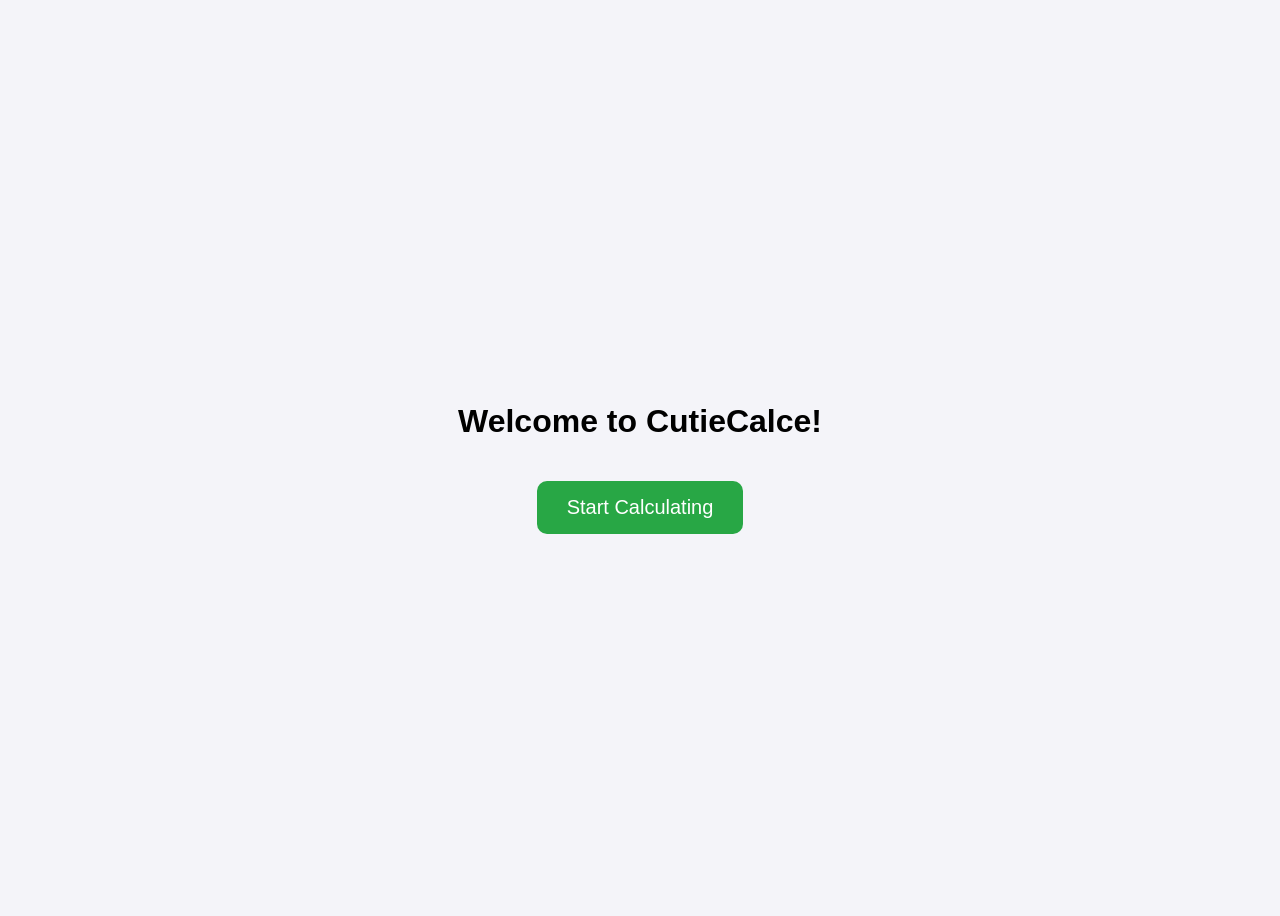
<file: index.html>
<!DOCTYPE html>
<html lang="en">
    <head>
        <meta charset="UTF-8">
        <meta name="viewport" content="width=device-width, initial-scale=1.0">
        <title>CutieCalce Home</title>
        <style>
            body{
                display:flex;
                flex-direction: column;
                justify-content: center;
                align-items: center;
                height: 100vh;
                background-color: #f4f4f9;
                font-family: Arial, sans-serif;
                text-align:center;
            }
            .start-btn {
                padding: 15px 30px;
                font-size: 20px;
                background-color: #28a745;
                color: white;
                text-decoration: none;
                border-radius: 10px;
                margin-top: 20px;
            }
        </style>
        <body>
            <h1>Welcome to CutieCalce!</h1>
            <a href="calculator.html" class="start-btn">Start Calculating</a>
        </body>
    </head>
</html>
</file>
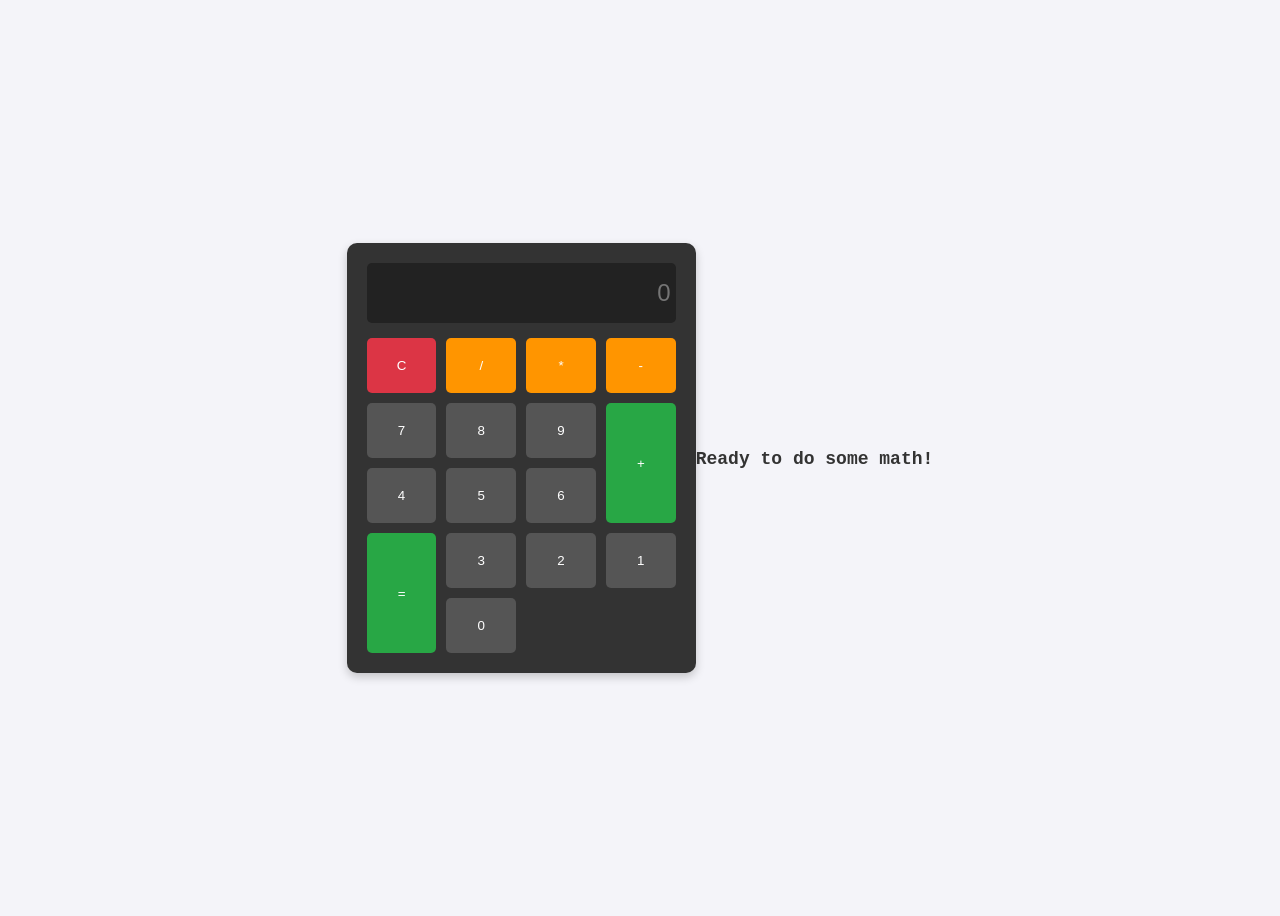
<file: calculator/index.html>
<!DOCTYPE html>
<html lang="en">
    <head>
        <meta charset="UTF-8">
        <meta name="viewport" content="width=device-width, initial-scale=1.0">
        <title>CutieCalce</title>
        <!-- THis links my css file-->
         <link rel="stylesheet" href="style.css">
    </head>
    <body>
        <div class="calculator">
            <input type="text" id="display" disabled placeholder="0">

            <div class="buttons">
                <!-- Row 1-->
                 <button class="btn clear">C</button>
                 <button class="btn operator">/</button>
                 <button class="btn operator">*</button>
                 <button class="btn operator">-</button>

                 <!--Row 2-->
                 <button class="btn">7</button>
                 <button class="btn">8</button>
                 <button class="btn">9</button>
                 <button class="btn equals">+</button>

                 <!--Row 3-->
                 <button class="btn">4</button>
                 <button class="btn">5</button>
                 <button class="btn">6</button>
                 <button class="btn equals">=</button>

                 <!--Row 4-->
                 <button class="btn">3</button>
                 <button class="btn">2</button>
                 <button class="btn">1</button>
                 <button class="btn">0</button>
            </div>
            </div>

            <!--The calculator's "voice"-->
            <p id="status-message" style="margin-top: 20px; font-family: 'Courier New', monoscope; font-size: 18px; color: #333; text-align:center; font-weight: bold;">Ready to do some math!</p>

            <script src="script.js"></script>
    </body>
</html>
</file>
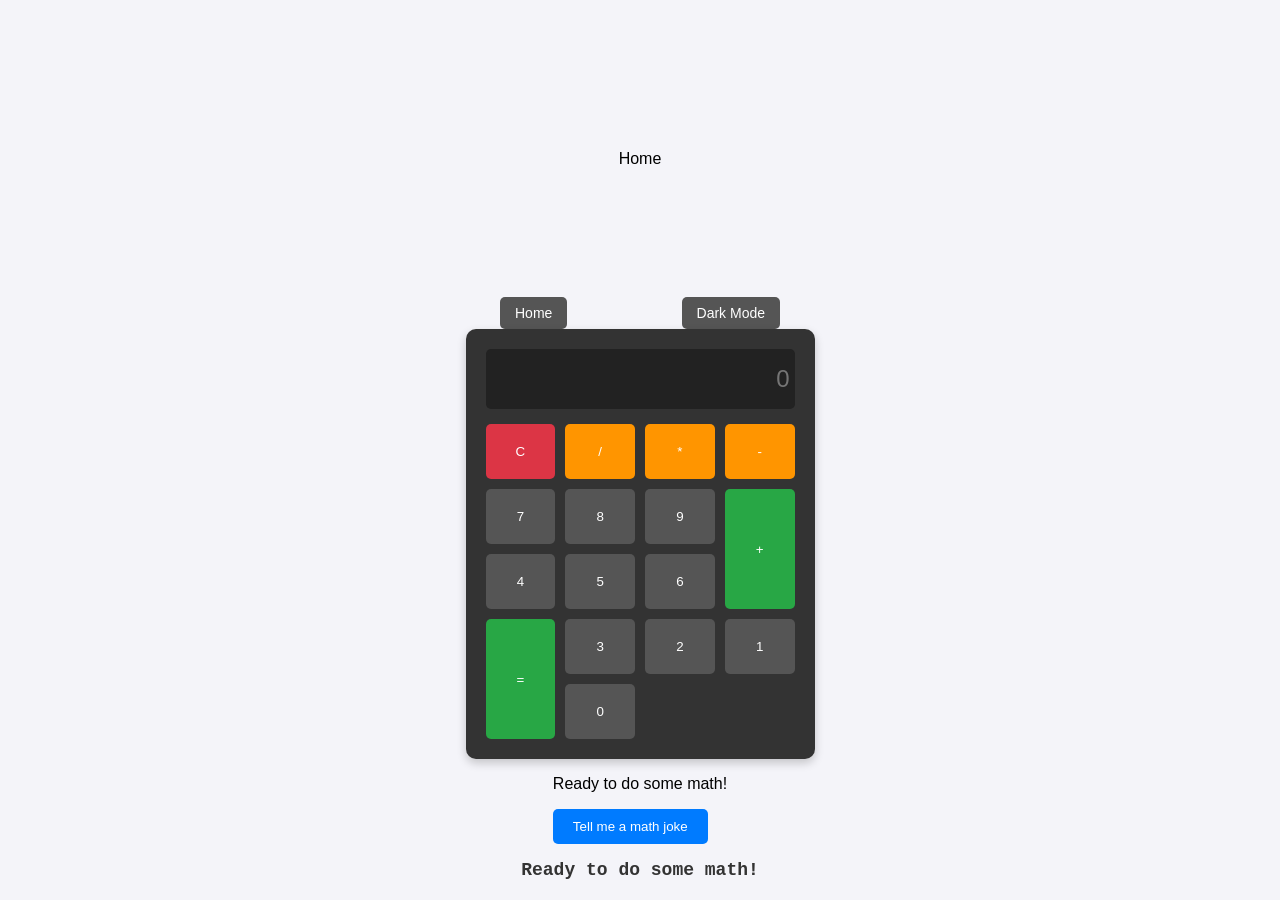
<file: calculator.html>
<a href="index.html"> </a>Home</a>
<!DOCTYPE html>
<html lang="en">
    <head>
        <meta charset="UTF-8">
        <meta name="viewport" content="width=device-width, initial-scale=1.0">
        <title>CutieCalce</title>
        
         <link rel="stylesheet" href="style.css">
    </head>
    <body>
        <div class="top-nav">
            <a href="index.html"> Home</a>
            <button id="theme-toggle"> Dark Mode</button>
    </div>
        <div class="calculator">
            <input type="text" id="display" disabled placeholder="0">

            <div class="buttons">
                
                 <button class="btn clear">C</button>
                 <button class="btn operator">/</button>
                 <button class="btn operator">*</button>
                 <button class="btn operator">-</button>

                 
                 <button class="btn">7</button>
                 <button class="btn">8</button>
                 <button class="btn">9</button>
                 <button class="btn equals">+</button>

                 
                 <button class="btn">4</button>
                 <button class="btn">5</button>
                 <button class="btn">6</button>
                 <button class="btn equals">=</button>

                 
                 <button class="btn">3</button>
                 <button class="btn">2</button>
                 <button class="btn">1</button>
                 <button class="btn">0</button>
            </div>
            </div>
            <div class="bottom-secction">
                <p id="'status-message"> Ready to do some math!</p>
                <div class="joke-section">
                    <button id="joke-btn"> Tell me a math joke</button>
                <p id="joke-text"></p>
                </div>
                
            </div>

            
            <p id="status-message">Ready to do some math!</p>

            <script src="script.js"></script>
    </body>
</html>
</file>
<file: calculator/style.css>
/* Put everything in the center of the screen */
body {
    display: flex;
    justify-content: center;
    align-items: center;
    height: 100vh;
    background-color: #f4f4f9;
    font-family: Arial, sans-serif;
}

/* The calculator box */
.calculator {
    background-color: #333;
    padding: 20px;
    border-radius: 10px;
    box-shadow: 0px 4px 10px rgba(0, 0, 0, 0.2);
}

/* The display screen */
#display {
    width: 100%;
    height: 60px;
    font-size: 24px;
    text-align: right;
    margin-bottom: 15px;
    border: none;
    border-radius: 5px;
    padding: 5px;
    box-sizing: border-box;
    background-color: #222;
    color: #00ff00;
}

/* The grid for the buttons */
.buttons {
    display: grid;
    grid-template-columns: repeat(4, 1fr);
    gap: 10px;
}

/* Base style for All buttons */
.btn {
    padding: 20px;
    border: none;
    border-radius: 5px;
    cursor: pointer;
    background-color: #555;
    color: white;
}

/* Change color when hovering over a button */
.btn:hover {
    background-color: #777;
}

/* Special colors for operators and actions */
.operator{
    background-color: #ff9500;
}
.operator:hover {
    background-color:#ffaa33;
}
.equals {
    background-color: #28a745;
    grid-row: span 2;
}

.clear {
    background-color: #dc3545;
}
.clear:hover {
    background-color: #e85d6a;
}
</file>
<file: style.css>
body {
    display: grid;
    grid-template-rows: auto 1fr auto;
    justify-items: center;
    align-items: center;
    min-height: 100vh;
    margin: 0;
    background-color: #f4f4f9;
    font-family: Arial, sans-serif;
    transition: background-color 0.3s ease;
    padding: 20px 0;
    box-sizing: border-box;
}
.top-nav {
    display: flex;
    justify-content: space-between;
    width: 100%;
    max-width: 320px;
    padding: 0 20px;
    box-sizing: border-box;
}
.top-nav a, .top-nav button {
    padding: 8px 15px;
    background-color: #555;
    color:white;
    border: none;
    border-radius: 5px;
    cursor: pointer;
    text-decoration: none;
    font-size: 14px;
}

.bottom-section {
    display: flex;
    flex-direction: column;
    align-items: center;
    width: 100%;
    max-width: 320px;
    padding: 0 20px;
    box-sizing: border-box;
    gap: 15px;
}
#status-message {
    margin: 0;
    font-family: 'courier New', monospace;
    font-size: 18px;
    color: #333;
    text-align: center;
    font-weight: bold;
    transition: opacity 0.3s ease;
}

#joke-section {
    text-align: center;
    width: 100%;
}
#joke-btn {
    padding: 10px 20px;
    background-color: #007bff;
    color: white;
    border: none;
    border-radius: 5px;
    cursor: pointer;
}

#joke-btn:hover {background-color:#0056b3; }
#joke-text {
    margin-top: 10px;
    font-style: italic;
    color:#333;
}

body.dark-mode{
    background-color: #121212;
}
body.dark-mode .top-nav button, body.dark-mode .top-nava {
    background-color: #1e1e1e;
    border: 1px solid #444;
}

body.dark-mode .calculator{
    background-color: #1e1e1e;
    box-shadow: 0px 4px 10px rgba(0, 0, 0, 0.5);
}
body.dark-mode #status-message {
    color: #ffffff;
}
    body.dark-mode #joke-text {
        color: #ffffff;
}
.calculator {
    background-color: #333;
    padding: 20px;
    border-radius: 10px;
    box-shadow: 0px 4px 10px rgba(0, 0, 0, 0.2);
}

#display {
    width: 100%;
    height: 60px;
    font-size: 24px;
    text-align: right;
    margin-bottom: 15px;
    border: none;
    border-radius: 5px;
    padding: 5px;
    box-sizing: border-box;
    background-color: #222;
    color: #00ff00;
}

.buttons {
    display: grid;
    grid-template-columns: repeat(4, 1fr);
    gap: 10px;
}

.btn {
    padding: 20px;
    border: none;
    border-radius: 5px;
    cursor: pointer;
    background-color: #555;
    color: white;
}

.btn:hover {
    background-color: #777;
}

.operator{
    background-color: #ff9500;
}
.operator:hover {
    background-color:#ffaa33;
}
.equals {
    background-color: #28a745;
    grid-row: span 2;
}
.equals:hover{
    background-color: #34ce57;
}

.clear {
    background-color: #dc3545;
}
.clear:hover {
    background-color: #e85d6a;
}
</file>
